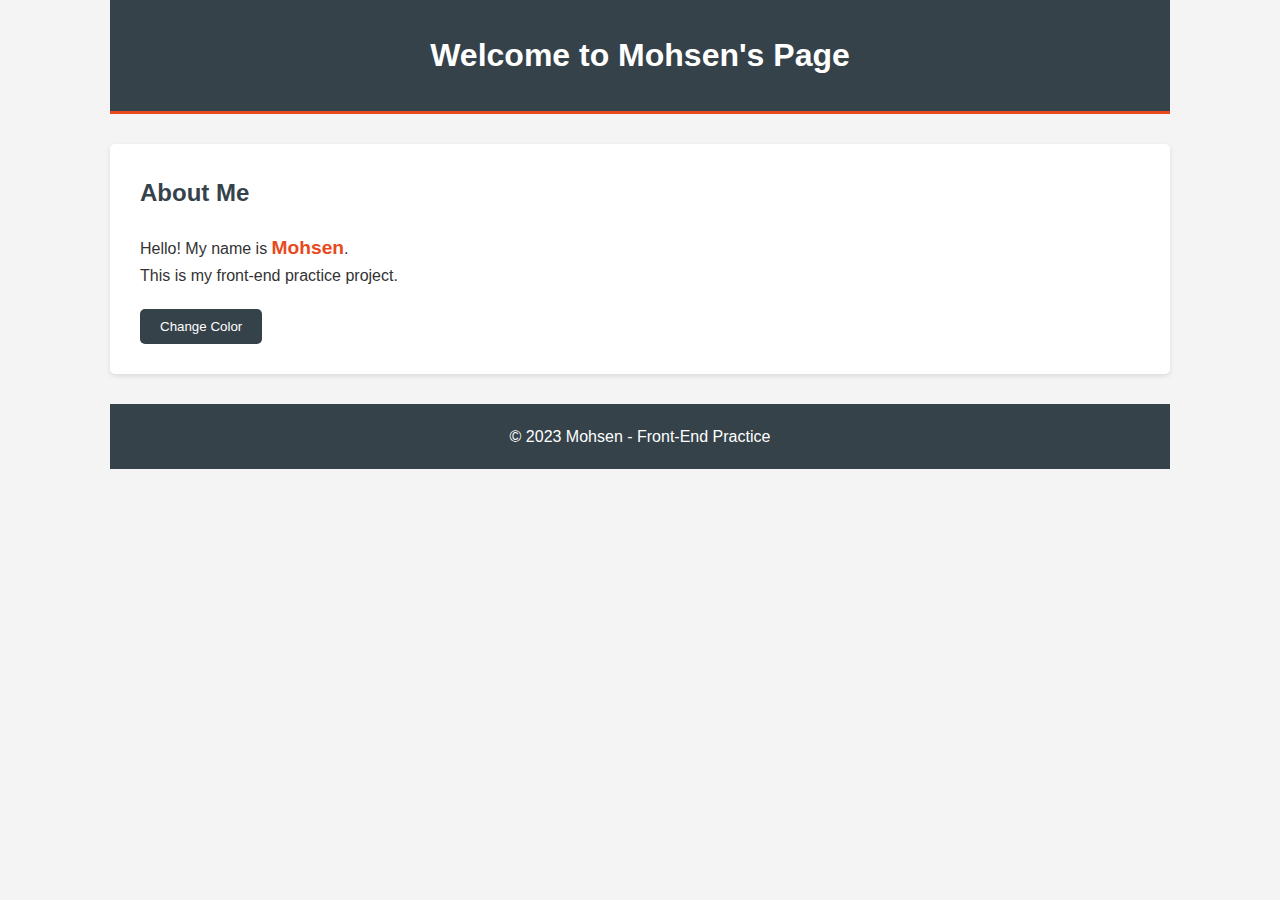
<file: front_end_practice/index.html>
<!DOCTYPE html>
<html lang="en">
<head>
    <meta charset="UTF-8">
    <meta name="viewport" content="width=device-width, initial-scale=1.0">
    <title>Mohsen's Front-End Practice</title>
    <link rel="stylesheet" href="css/styles.css">
</head>
<body>
    <div class="container">
        <header>
            <h1>Welcome to Mohsen's Page</h1>
        </header>
        
        <main>
            <section class="profile">
                <h2>About Me</h2>
                <p>Hello! My name is <span class="highlight">Mohsen</span>.</p>
                <p>This is my front-end practice project.</p>
                <button id="changeColorBtn">Change Color</button>
            </section>
        </main>
        
        <footer>
            <p>&copy; 2023 Mohsen - Front-End Practice</p>
        </footer>
    </div>
    <script>
        console.log("Hello from the console!");
    </script>

    <script src="js/script.js"></script>
</body>
</html>
</file>
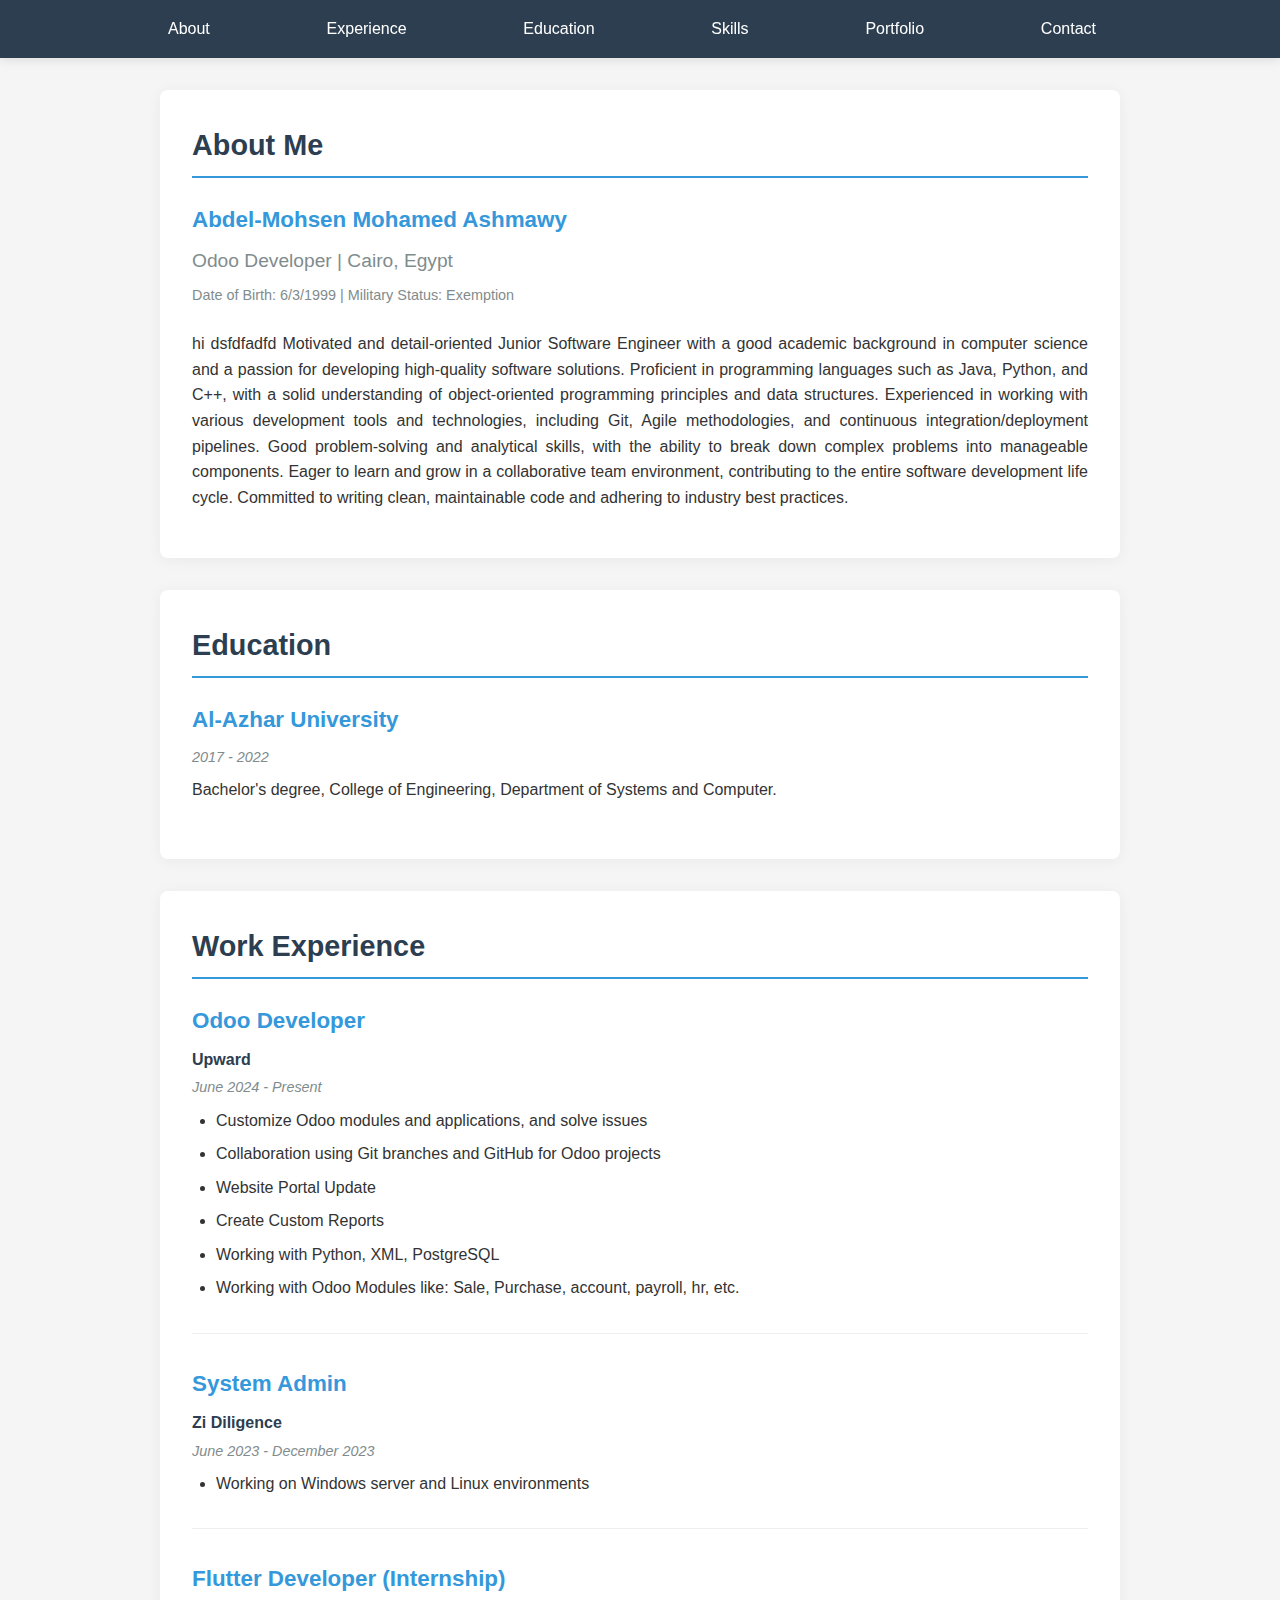
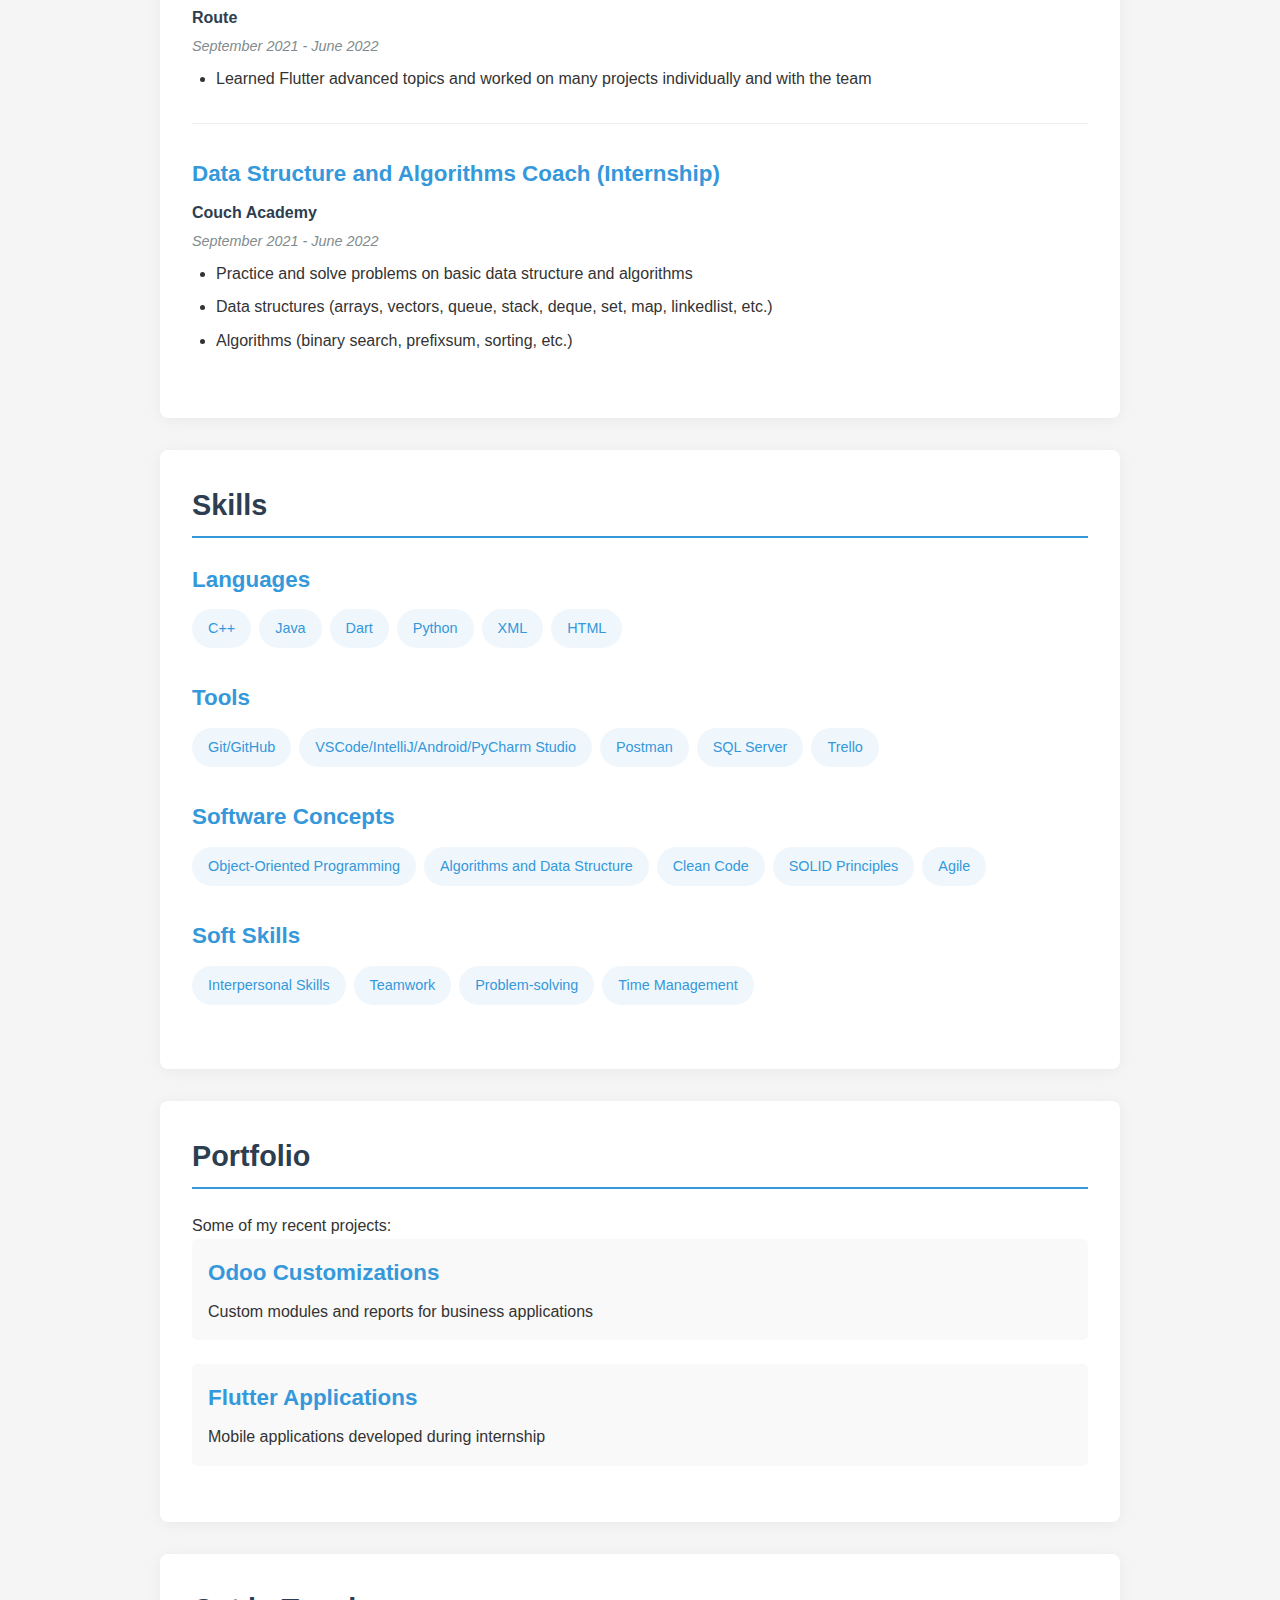
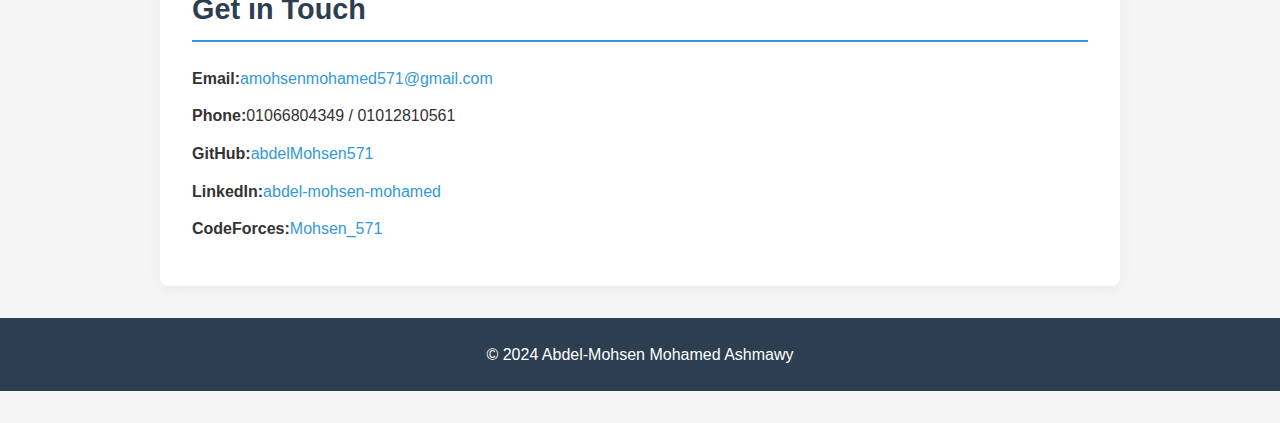
<file: cloud/devops/docker/projects/mohsen_website/index.html>
<!DOCTYPE html>
<html lang="en">
<head>
  <meta charset="UTF-8">
  <meta name="viewport" content="width=device-width, initial-scale=1.0">
  <title>Abdel-Mohsen Mohamed - CV</title>
  <link rel="stylesheet" href="styles/main.css">
</head>
<body>
  <header>
    <nav>
      <ul>
        <li><a href="#about">About</a></li>
        <li><a href="#experience">Experience</a></li>
        <li><a href="#education">Education</a></li>
        <li><a href="#skills">Skills</a></li>
        <li><a href="#portfolio">Portfolio</a></li>
        <li><a href="#contact">Contact</a></li>
      </ul>
    </nav>
  </header>

  <main>
    <section id="about">
      <h1>About Me</h1>
      <h2>Abdel-Mohsen Mohamed Ashmawy</h2>
      <p class="subtitle">Odoo Developer | Cairo, Egypt</p>
      <p class="personal-info">Date of Birth: 6/3/1999 | Military Status: Exemption</p>
      <p class="summary">
        hi dsfdfadfd
        Motivated and detail-oriented Junior Software Engineer with a good academic background in computer science and a passion for developing high-quality software
        solutions. Proficient in programming languages such as Java, Python, and C++, with a solid understanding of object-oriented programming principles and data
        structures. Experienced in working with various development tools and technologies, including Git, Agile methodologies, and continuous integration/deployment
        pipelines. Good problem-solving and analytical skills, with the ability to break down complex problems into manageable components. Eager to learn and grow in a
        collaborative team environment, contributing to the entire software development life cycle. Committed to writing clean, maintainable code and adhering to industry
        best practices.
      </p>
    </section>

    <section id="education">
      <h1>Education</h1>
      <div class="education-item">
        <h2>Al-Azhar University</h2>
        <p class="date">2017 - 2022</p>
        <p>Bachelor's degree, College of Engineering, Department of Systems and Computer.</p>
      </div>
    </section>

    <section id="experience">
      <h1>Work Experience</h1>
      
      <div class="experience-item">
        <h2>Odoo Developer</h2>
        <p class="company">Upward</p>
        <p class="date">June 2024 - Present</p>
        <ul>
          <li>Customize Odoo modules and applications, and solve issues</li>
          <li>Collaboration using Git branches and GitHub for Odoo projects</li>
          <li>Website Portal Update</li>
          <li>Create Custom Reports</li>
          <li>Working with Python, XML, PostgreSQL</li>
          <li>Working with Odoo Modules like: Sale, Purchase, account, payroll, hr, etc.</li>
        </ul>
      </div>
      
      <div class="experience-item">
        <h2>System Admin</h2>
        <p class="company">Zi Diligence</p>
        <p class="date">June 2023 - December 2023</p>
        <ul>
          <li>Working on Windows server and Linux environments</li>
        </ul>
      </div>
      
      <div class="experience-item">
        <h2>Flutter Developer (Internship)</h2>
        <p class="company">Route</p>
        <p class="date">September 2021 - June 2022</p>
        <ul>
          <li>Learned Flutter advanced topics and worked on many projects individually and with the team</li>
        </ul>
      </div>
      
      <div class="experience-item">
        <h2>Data Structure and Algorithms Coach (Internship)</h2>
        <p class="company">Couch Academy</p>
        <p class="date">September 2021 - June 2022</p>
        <ul>
          <li>Practice and solve problems on basic data structure and algorithms</li>
          <li>Data structures (arrays, vectors, queue, stack, deque, set, map, linkedlist, etc.)</li>
          <li>Algorithms (binary search, prefixsum, sorting, etc.)</li>
        </ul>
      </div>
    </section>

    <section id="skills">
      <h1>Skills</h1>
      
      <div class="skills-category">
        <h2>Languages</h2>
        <ul>
          <li>C++</li>
          <li>Java</li>
          <li>Dart</li>
          <li>Python</li>
          <li>XML</li>
          <li>HTML</li>
        </ul>
      </div>
      
      <div class="skills-category">
        <h2>Tools</h2>
        <ul>
          <li>Git/GitHub</li>
          <li>VSCode/IntelliJ/Android/PyCharm Studio</li>
          <li>Postman</li>
          <li>SQL Server</li>
          <li>Trello</li>
        </ul>
      </div>
      
      <div class="skills-category">
        <h2>Software Concepts</h2>
        <ul>
          <li>Object-Oriented Programming</li>
          <li>Algorithms and Data Structure</li>
          <li>Clean Code</li>
          <li>SOLID Principles</li>
          <li>Agile</li>
        </ul>
      </div>
      
      <div class="skills-category">
        <h2>Soft Skills</h2>
        <ul>
          <li>Interpersonal Skills</li>
          <li>Teamwork</li>
          <li>Problem-solving</li>
          <li>Time Management</li>
        </ul>
      </div>
    </section>

    <section id="portfolio">
      <h1>Portfolio</h1>
      <p>Some of my recent projects:</p>
      <ul class="portfolio-list">
        <li>
          <h2>Odoo Customizations</h2>
          <p>Custom modules and reports for business applications</p>
        </li>
        <li>
          <h2>Flutter Applications</h2>
          <p>Mobile applications developed during internship</p>
        </li>
      </ul>
    </section>

    <section id="contact">
      <h1>Get in Touch</h1>
      <ul class="contact-list">
        <li><strong>Email:</strong> <a href="mailto:amohsenmohamed571@gmail.com">amohsenmohamed571@gmail.com</a></li>
        <li><strong>Phone:</strong> 01066804349 / 01012810561</li>
        <li><strong>GitHub:</strong> <a href="https://github.com/abdelMohsen571" target="_blank">abdelMohsen571</a></li>
        <li><strong>LinkedIn:</strong> <a href="https://www.linkedin.com/in/abdel-mohsen-mohamed" target="_blank">abdel-mohsen-mohamed</a></li>
        <li><strong>CodeForces:</strong> <a href="https://codeforces.com/profile/Mohsen_571" target="_blank">Mohsen_571</a></li>
      </ul>
    </section>
  </main>

  <footer>
    <p>&copy; 2024 Abdel-Mohsen Mohamed Ashmawy</p>
  </footer>
</body>
</html>
</file>
<file: front_end_practice/css/styles.css>
/* Basic Reset */
* {
    margin: 0;
    padding: 0;
    box-sizing: border-box;
}

body {
    font-family: 'Arial', sans-serif;
    line-height: 1.6;
    color: #333;
    background-color: #f4f4f4;
}

.container {
    max-width: 1100px;
    margin: 0 auto;
    padding: 0 20px;
}

header {
    background: #35424a;
    color: white;
    padding: 30px 0;
    text-align: center;
    margin-bottom: 30px;
    border-bottom: 3px solid #e8491d;
}

.profile {
    background: white;
    padding: 30px;
    margin-bottom: 30px;
    border-radius: 5px;
    box-shadow: 0 2px 5px rgba(0,0,0,0.1);
}

h2 {
    margin-bottom: 20px;
    color: #35424a;
}

.highlight {
    color: #e8491d;
    font-weight: bold;
    font-size: 1.2em;
}

button {
    background: #35424a;
    color: white;
    border: none;
    padding: 10px 20px;
    margin-top: 20px;
    cursor: pointer;
    border-radius: 5px;
    transition: background 0.3s ease;
}

button:hover {
    background: #e8491d;
}

footer {
    text-align: center;
    padding: 20px;
    background: #35424a;
    color: white;
    margin-top: 30px;
}
</file>
<file: cloud/devops/docker/projects/mohsen_website/styles/main.css>
/* Base styles and reset */
* {
  margin: 0;
  padding: 0;
  box-sizing: border-box;
}

body {
  font-family: 'Roboto', 'Segoe UI', Arial, sans-serif;
  line-height: 1.6;
  color: #333;
  background-color: #f5f5f5;
  padding-bottom: 2rem;
}

/* Container */
main {
  max-width: 1000px;
  margin: 0 auto;
  padding: 0 20px;
}

/* Header and Navigation */
header {
  background-color: #2c3e50;
  padding: 1rem 0;
  position: sticky;
  top: 0;
  z-index: 100;
  box-shadow: 0 2px 10px rgba(0, 0, 0, 0.1);
}

nav ul {
  max-width: 1000px;
  margin: 0 auto;
  padding: 0 20px;
  list-style: none;
  display: flex;
  justify-content: space-between;
  flex-wrap: wrap;
}

nav li {
  margin-right: 1rem;
}

nav a {
  color: #fff;
  text-decoration: none;
  font-weight: 500;
  padding: 0.5rem;
  transition: color 0.3s;
}

nav a:hover {
  color: #3498db;
}

/* Sections */
section {
  background-color: #fff;
  margin: 2rem 0;
  padding: 2rem;
  border-radius: 8px;
  box-shadow: 0 2px 15px rgba(0, 0, 0, 0.05);
}

h1 {
  color: #2c3e50;
  margin-bottom: 1.5rem;
  padding-bottom: 0.5rem;
  border-bottom: 2px solid #3498db;
  font-size: 1.8rem;
}

h2 {
  color: #3498db;
  margin-bottom: 0.5rem;
  font-size: 1.4rem;
}

/* About section */
.subtitle {
  font-size: 1.2rem;
  color: #7f8c8d;
  margin-bottom: 0.5rem;
}

.personal-info {
  color: #7f8c8d;
  margin-bottom: 1.5rem;
  font-size: 0.9rem;
}

.summary {
  text-align: justify;
  margin-bottom: 1rem;
}

/* Education section */
.education-item {
  margin-bottom: 1.5rem;
}

.date {
  color: #7f8c8d;
  font-style: italic;
  margin-bottom: 0.5rem;
  font-size: 0.9rem;
}

/* Experience section */
.experience-item {
  margin-bottom: 2rem;
  padding-bottom: 1.5rem;
  border-bottom: 1px solid #eee;
}

.experience-item:last-child {
  border-bottom: none;
  padding-bottom: 0;
}

.company {
  color: #2c3e50;
  font-weight: bold;
  margin-bottom: 0.25rem;
}

.experience-item ul {
  margin-top: 0.5rem;
  margin-left: 1.5rem;
}

.experience-item li {
  margin-bottom: 0.5rem;
}

/* Skills section */
.skills-category {
  margin-bottom: 1.5rem;
}

.skills-category h2 {
  margin-bottom: 0.75rem;
}

.skills-category ul {
  display: flex;
  flex-wrap: wrap;
  list-style: none;
  margin-left: 0;
}

.skills-category li {
  background-color: #f0f7fc;
  color: #3498db;
  padding: 0.5rem 1rem;
  margin: 0 0.5rem 0.5rem 0;
  border-radius: 20px;
  font-size: 0.9rem;
}

/* Portfolio section */
.portfolio-list {
  list-style: none;
}

.portfolio-list li {
  margin-bottom: 1.5rem;
  padding: 1rem;
  background-color: #f9f9f9;
  border-radius: 5px;
  transition: transform 0.3s;
}

.portfolio-list li:hover {
  transform: translateY(-5px);
  box-shadow: 0 5px 15px rgba(0, 0, 0, 0.1);
}

/* Contact section */
.contact-list {
  list-style: none;
}

.contact-list li {
  margin-bottom: 0.75rem;
  display: flex;
  align-items: center;
}

.contact-list a {
  color: #3498db;
  text-decoration: none;
  transition: color 0.3s;
}

.contact-list a:hover {
  color: #2980b9;
  text-decoration: underline;
}

/* Footer */
footer {
  text-align: center;
  padding: 1.5rem;
  background-color: #2c3e50;
  color: #fff;
  margin-top: 2rem;
}

/* Responsive design */
@media (max-width: 768px) {
  nav ul {
    flex-direction: column;
    align-items: center;
  }
  
  nav li {
    margin: 0.5rem 0;
  }
  
  .skills-category li {
    margin-bottom: 0.5rem;
  }
}
</file>
